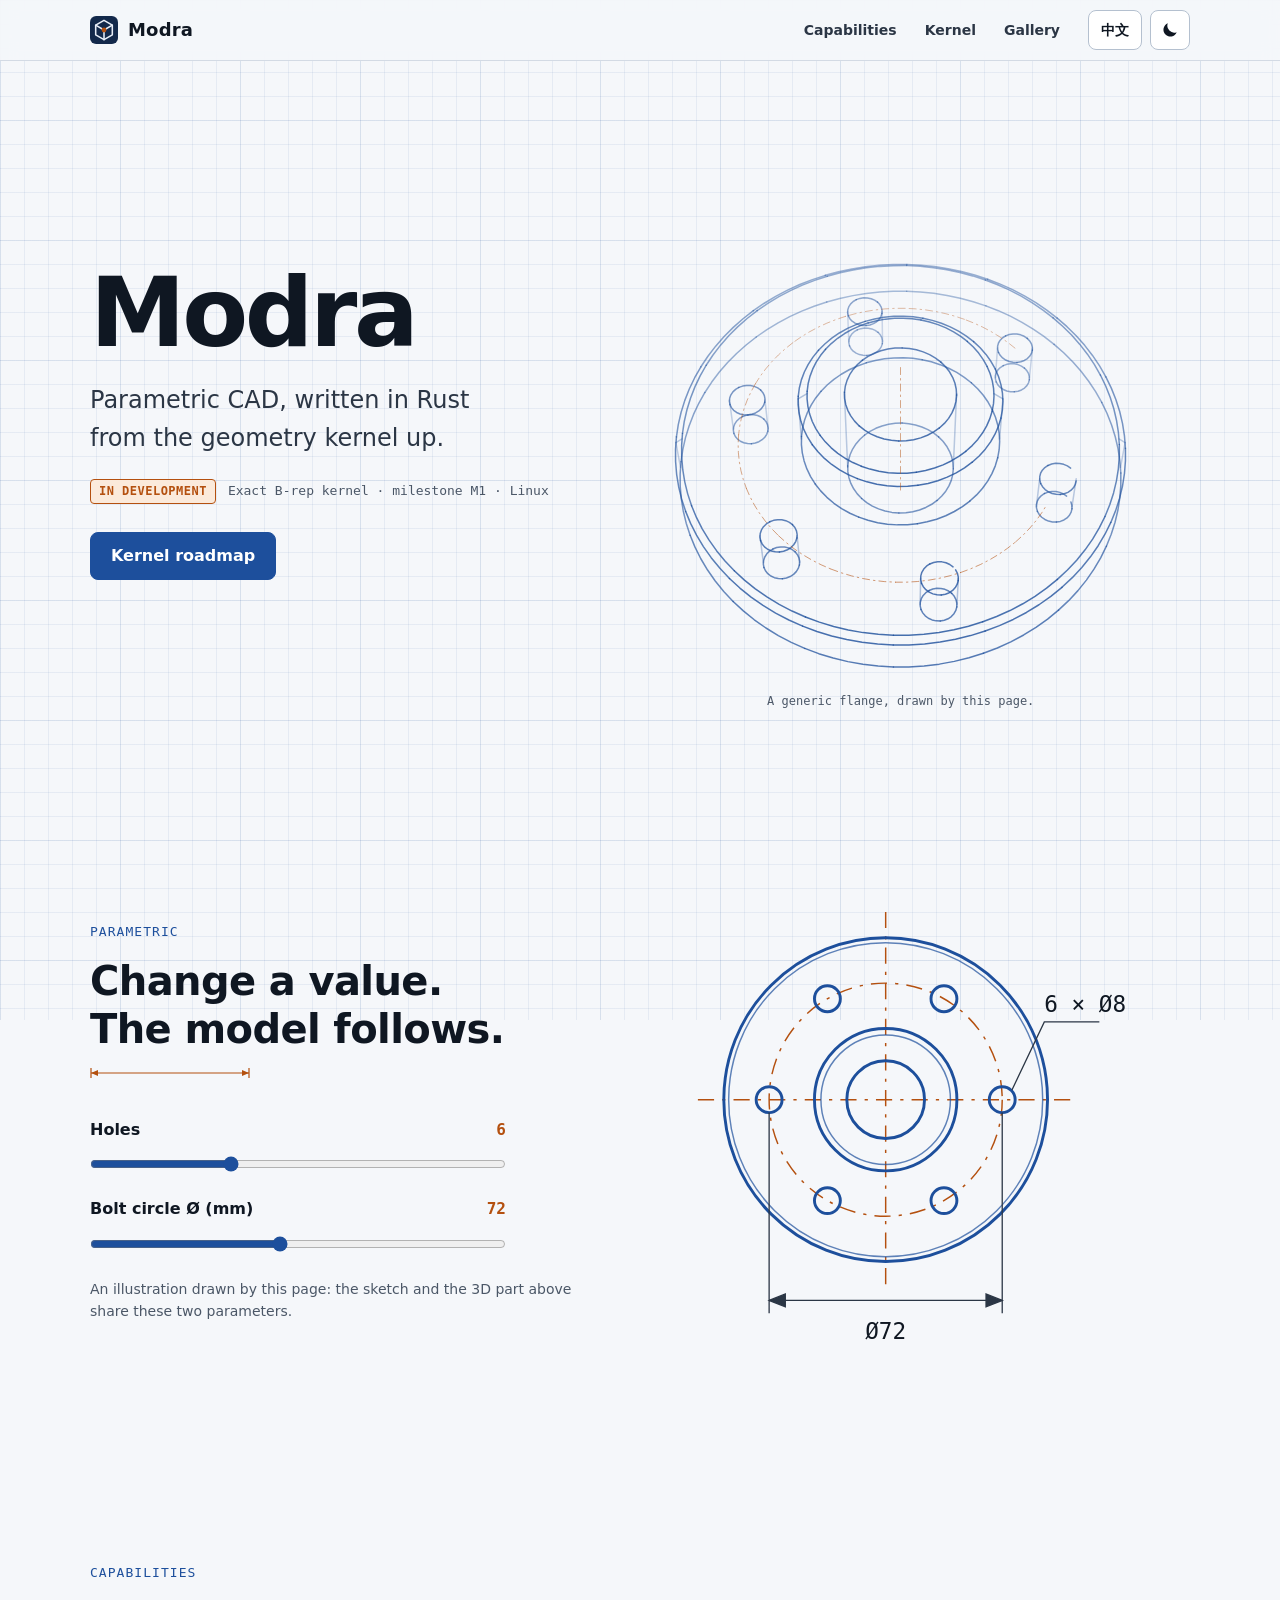
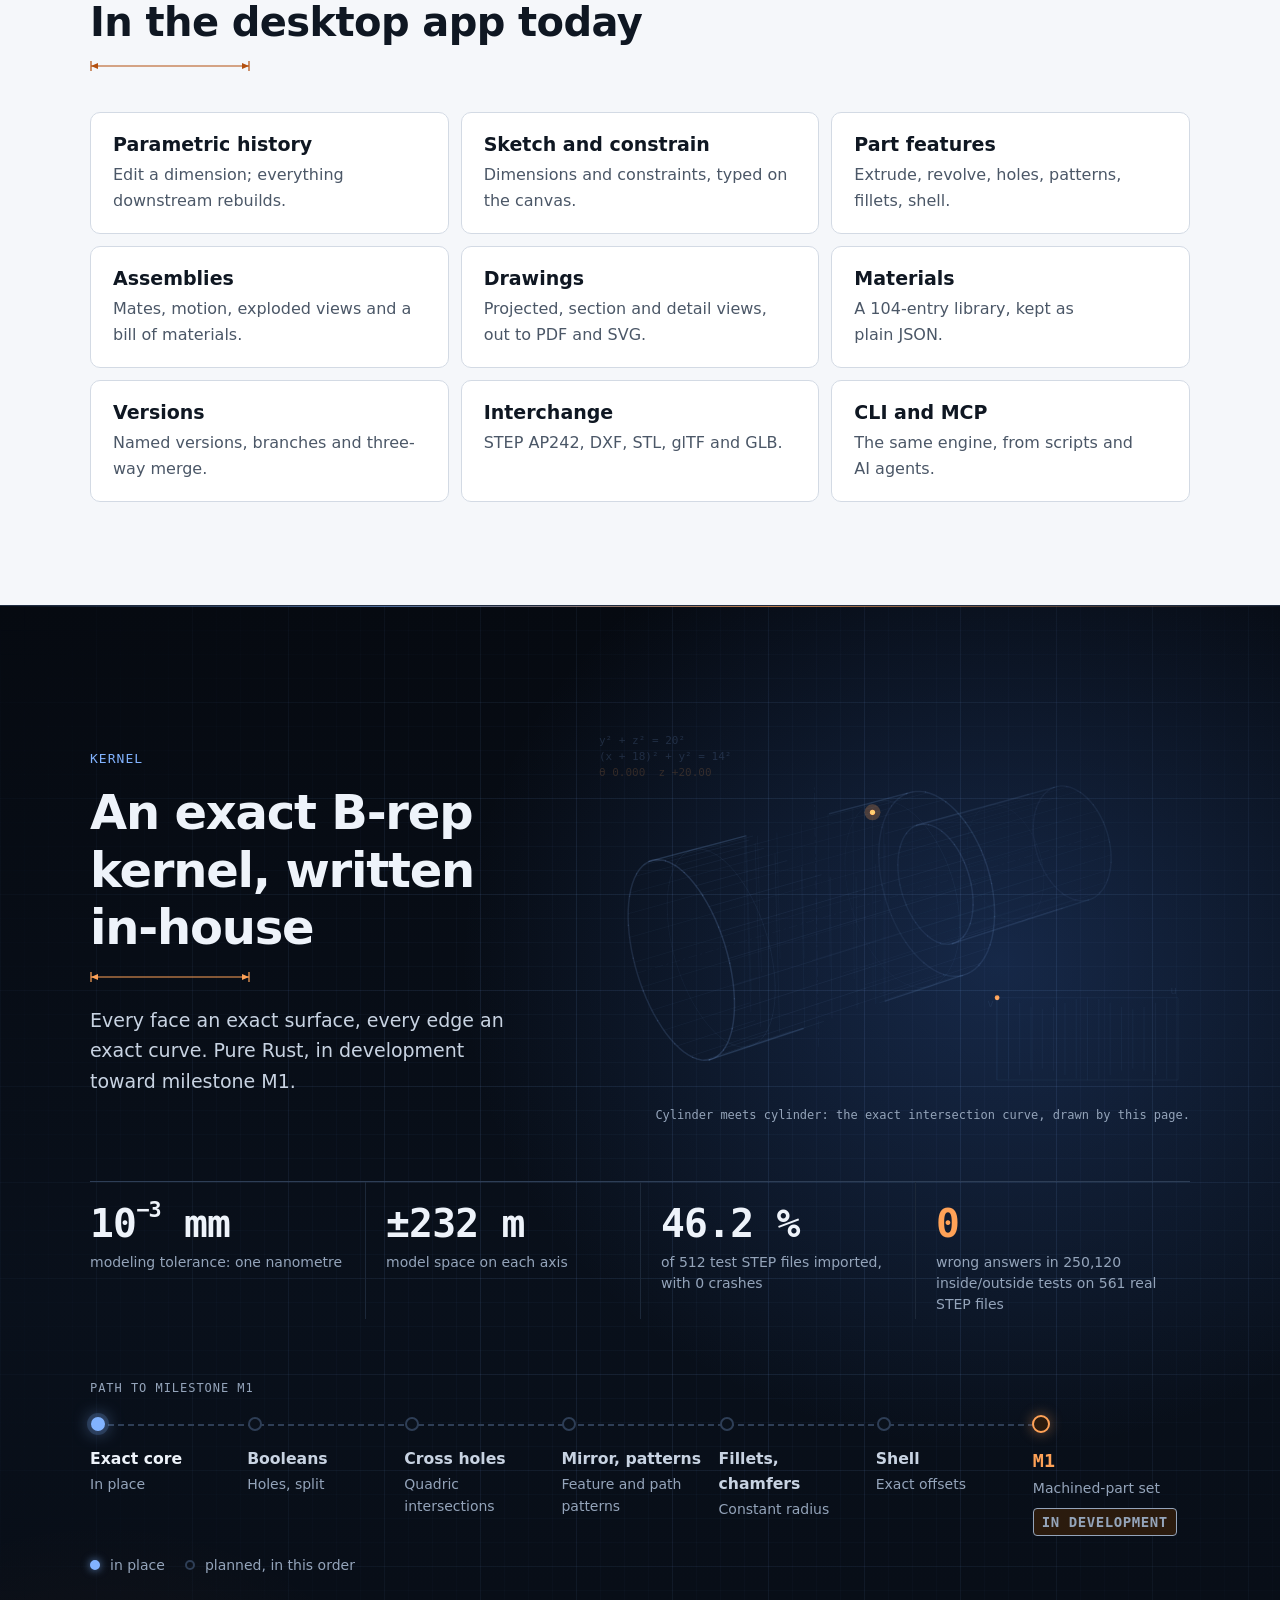
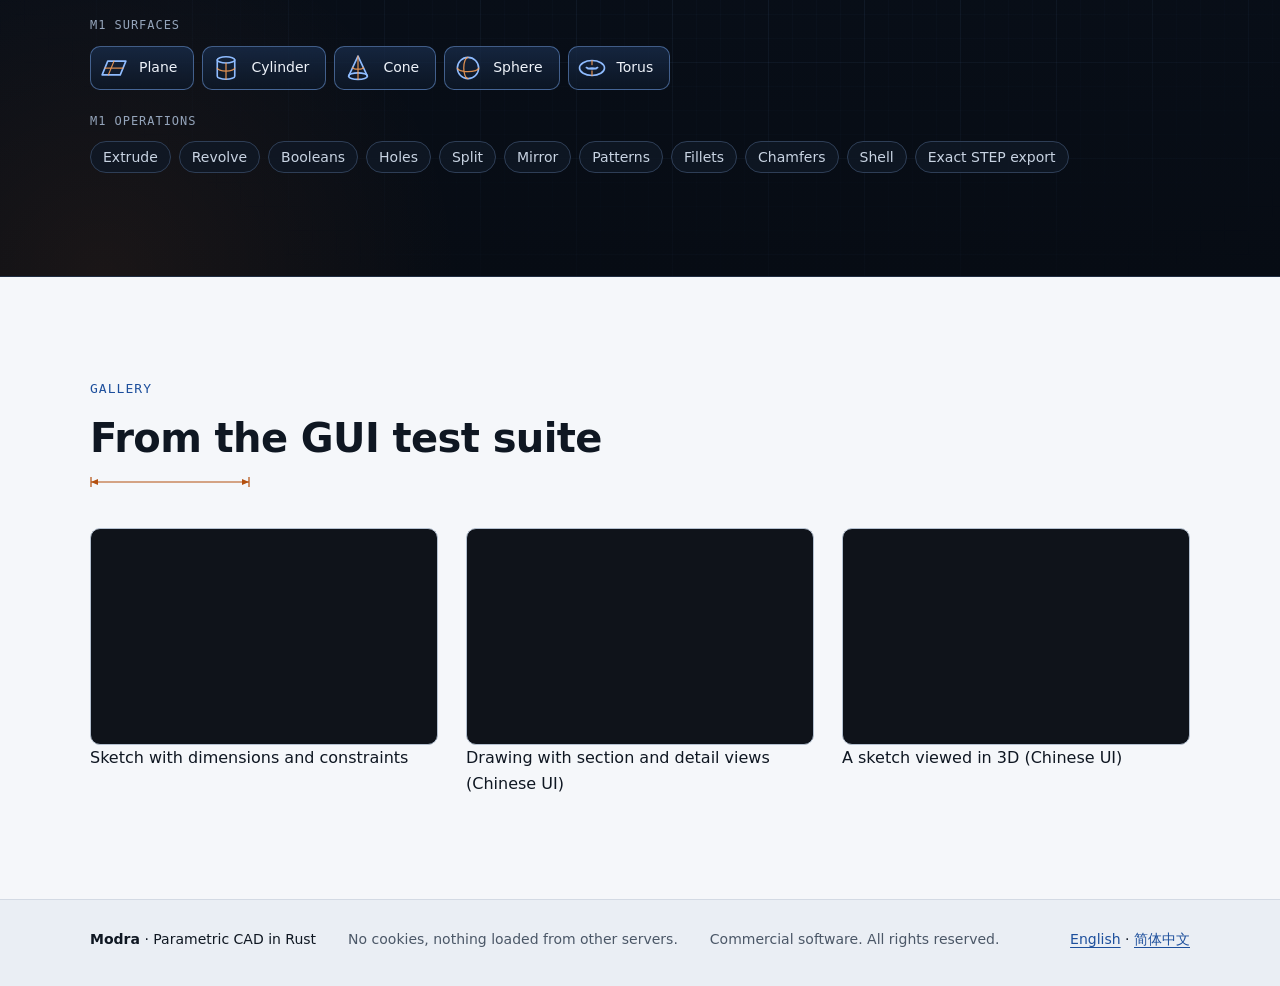
<file: index.html>
<!doctype html>
<html lang="en">
<head>
<meta charset="utf-8">
<meta name="viewport" content="width=device-width, initial-scale=1">
<title data-i18n="meta.title">Modra · Parametric CAD in Rust</title>
<meta name="description" data-i18n-content="meta.description" content="Modra is a parametric CAD modeler written in Rust, on an in-house geometry kernel. Exact B-rep kernel in development toward milestone M1.">
<meta name="color-scheme" content="light dark">
<meta name="theme-color" content="#f5f7fa" media="(prefers-color-scheme: light)">
<meta name="theme-color" content="#0d1117" media="(prefers-color-scheme: dark)">
<meta property="og:type" content="website">
<meta property="og:site_name" content="Modra">
<meta property="og:title" data-i18n-content="meta.title" content="Modra · Parametric CAD in Rust">
<meta property="og:description" data-i18n-content="meta.description" content="Modra is a parametric CAD modeler written in Rust, on an in-house geometry kernel. Exact B-rep kernel in development toward milestone M1.">
<meta property="og:image" content="assets/img/og.jpg">
<meta property="og:image:width" content="1200">
<meta property="og:image:height" content="630">
<meta property="og:image:alt" data-i18n-content="meta.ogAlt" content="Modra sketch editor with dimensions and constraints">
<meta property="og:locale" content="en_US">
<meta property="og:locale:alternate" content="zh_CN">
<meta name="twitter:card" content="summary_large_image">
<link rel="icon" href="assets/img/favicon.svg" type="image/svg+xml">
<link rel="stylesheet" href="assets/css/site.css">
<script>
/* Before first paint: stored theme, motion flag, and a short hide while a translation loads. */
(function () {
  var d = document.documentElement, s = null, l = null;
  try { s = localStorage.getItem("modra-theme"); } catch (e) {}
  if (s === "light" || s === "dark") d.setAttribute("data-theme", s);
  d.classList.add("js");
  if (!(window.matchMedia && matchMedia("(prefers-reduced-motion: reduce)").matches)) {
    d.classList.add("motion");
    /* Safety: if the site script never runs, drop the reveal styling so nothing stays hidden. */
    setTimeout(function () { if (!window.ModraReveal) d.classList.remove("motion"); }, 3000);
  }
  try { l = new URLSearchParams(location.search).get("lang"); } catch (e) {}
  if (!l) { try { l = localStorage.getItem("modra-lang"); } catch (e) {} }
  if (!l) l = navigator.language || "";
  if (/^zh/i.test(l)) {
    d.classList.add("i18n-pending");
    setTimeout(function () { d.classList.remove("i18n-pending"); }, 1500);
  }
})();
</script>
<script src="site.config.js" defer></script>
<script src="assets/js/site.js" defer></script>
<script src="assets/js/part.js" defer></script>
<script src="assets/js/kernel.js" defer></script>
</head>
<body>
<a class="skip-link" href="#main" data-i18n="nav.skip">Skip to content</a>
<div class="grid-bg" aria-hidden="true"></div>

<header class="site-header">
  <div class="wrap header-row">
    <a class="brand" href="#top" aria-label="Modra">
      <svg class="brand-mark" viewBox="0 0 64 64" aria-hidden="true" focusable="false"><rect width="64" height="64" rx="14" fill="var(--mark-bg)"/><g fill="none" stroke="var(--mark-ink)" stroke-width="3.5" stroke-linejoin="round" stroke-linecap="round"><path d="M32 10 51 21v22L32 54 13 43V21z"/><path d="M13 21l19 11 19-11M32 32v22"/></g><circle cx="32" cy="32" r="5.5" fill="var(--signal)"/></svg>
      <span class="brand-name">Modra</span>
    </a>
    <nav class="site-nav" aria-label="Main" data-i18n-aria-label="nav.label">
      <ul>
        <li><a href="#capabilities" data-i18n="nav.capabilities">Capabilities</a></li>
        <li><a href="#kernel" data-i18n="nav.kernel">Kernel</a></li>
        <li><a href="#gallery" data-i18n="nav.gallery">Gallery</a></li>
      </ul>
    </nav>
    <div class="header-tools">
      <button type="button" class="tool-btn" id="lang-toggle" hidden lang="zh-CN">中文</button>
      <button type="button" class="tool-btn icon-btn" id="theme-toggle" hidden aria-label="Switch to dark theme">
        <svg class="i-sun" viewBox="0 0 24 24" aria-hidden="true" focusable="false"><circle cx="12" cy="12" r="4.2"/><path d="M12 2.5v2.2M12 19.3v2.2M2.5 12h2.2M19.3 12h2.2M5.3 5.3l1.6 1.6M17.1 17.1l1.6 1.6M5.3 18.7l1.6-1.6M17.1 6.9l1.6-1.6"/></svg>
        <svg class="i-moon" viewBox="0 0 24 24" aria-hidden="true" focusable="false"><path d="M20 14.6A8.2 8.2 0 0 1 9.4 4a8.2 8.2 0 1 0 10.6 10.6z"/></svg>
      </button>
    </div>
  </div>
</header>

<main id="main" tabindex="-1">

  <section class="hero" id="top" aria-labelledby="hero-title">
    <div class="wrap hero-grid">
      <div class="hero-text">
        <h1 id="hero-title">Modra</h1>
        <p class="lede" data-i18n="hero.lede">Parametric CAD, written in Rust from the geometry kernel up.</p>
        <p class="status-line"><span class="badge badge-signal" data-i18n="status.inDevelopment">In development</span> <span data-i18n="hero.status">Exact B-rep kernel · milestone M1 · Linux</span></p>
        <p class="cta-row"><a class="btn btn-primary" href="#kernel" data-i18n="hero.cta">Kernel roadmap</a></p>
      </div>
      <figure class="part-box">
        <img class="part-fallback" src="assets/img/part.svg" width="600" height="600" alt="Wireframe of a flange: a disc with six bolt holes, a raised hub with a chamfered top and a through bore." data-i18n-alt="hero.partAlt">
        <canvas id="part-canvas" role="img" aria-label="Rotating wireframe of a flange: a disc with a bolt circle of holes, a raised hub with a chamfered top and a through bore." data-i18n-aria-label="hero.partLabel"></canvas>
        <figcaption class="part-note" data-i18n="hero.partNote">A generic flange, drawn by this page.</figcaption>
      </figure>
    </div>
  </section>

  <section class="section demo" id="parametric" aria-labelledby="demo-title">
    <div class="wrap demo-grid">
      <div class="reveal">
        <p class="eyebrow" data-i18n="demo.eyebrow">Parametric</p>
        <h2 id="demo-title" data-i18n="demo.title">Change a value. The model follows.</h2>
        <svg class="dim-accent" viewBox="0 0 160 12" aria-hidden="true" focusable="false"><path d="M1 1v10M159 1v10M1 6h158"/><path class="ah" d="M1 6l7-3v6zM159 6l-7-3v6z"/></svg>
        <div class="demo-controls" hidden>
          <label for="in-holes"><span data-i18n="demo.holes">Holes</span> <output id="out-holes" for="in-holes">6</output></label>
          <input type="range" id="in-holes" min="3" max="12" step="1" value="6">
          <label for="in-bcd"><span data-i18n="demo.bcd">Bolt circle Ø (mm)</span> <output id="out-bcd" for="in-bcd">72</output></label>
          <input type="range" id="in-bcd" min="62" max="84" step="2" value="72">
        </div>
        <p class="muted small" data-i18n="demo.note">An illustration drawn by this page: the sketch and the 3D part above share these two parameters.</p>
      </div>
      <figure class="sketch reveal">
        <svg viewBox="-66 -66 160 146" role="img" aria-label="Top-view sketch of the flange with a bolt circle dimension and a hole callout." data-i18n-aria-label="demo.sketchLabel">
          <g class="sk-construct">
            <path d="M-58 0H58M0 -58V58"/>
            <circle id="sk-bcd" r="36"/>
          </g>
          <g class="sk-edges">
            <circle r="50"/>
            <circle r="48.5" class="thin"/>
            <circle r="22"/>
            <circle r="20" class="thin"/>
            <circle r="12"/>
            <g id="sk-holes"><circle cx="36" cy="0" r="4"/><circle cx="18" cy="-31.18" r="4"/><circle cx="-18" cy="-31.18" r="4"/><circle cx="-36" cy="0" r="4"/><circle cx="-18" cy="31.18" r="4"/><circle cx="18" cy="31.18" r="4"/></g>
          </g>
          <g class="sk-dims">
            <path id="sk-bcd-dim" d="M-36 4V66M36 4V66M-36 62H36M-36 62l5 -2v4zM36 62l-5 -2v4z"/>
            <text id="sk-bcd-text" x="0" y="74" text-anchor="middle">Ø72</text>
            <path id="sk-leader" d="M39 -3L49 -24H66"/>
            <text id="sk-callout-text" x="49" y="-27">6 × Ø8</text>
          </g>
        </svg>
      </figure>
    </div>
  </section>

  <section class="section" id="capabilities" aria-labelledby="cap-title">
    <div class="wrap">
      <div class="reveal">
        <p class="eyebrow" data-i18n="cap.eyebrow">Capabilities</p>
        <h2 id="cap-title" data-i18n="cap.title">In the desktop app today</h2>
        <svg class="dim-accent" viewBox="0 0 160 12" aria-hidden="true" focusable="false"><path d="M1 1v10M159 1v10M1 6h158"/><path class="ah" d="M1 6l7-3v6zM159 6l-7-3v6z"/></svg>
      </div>
      <ul class="cards">
        <li class="card reveal"><h3 data-i18n="cap.history.title">Parametric history</h3><p data-i18n="cap.history.text">Edit a dimension; everything downstream rebuilds.</p></li>
        <li class="card reveal"><h3 data-i18n="cap.sketch.title">Sketch and constrain</h3><p data-i18n="cap.sketch.text">Dimensions and constraints, typed on the canvas.</p></li>
        <li class="card reveal"><h3 data-i18n="cap.part.title">Part features</h3><p data-i18n="cap.part.text">Extrude, revolve, holes, patterns, fillets, shell.</p></li>
        <li class="card reveal"><h3 data-i18n="cap.assembly.title">Assemblies</h3><p data-i18n="cap.assembly.text">Mates, motion, exploded views and a bill of materials.</p></li>
        <li class="card reveal"><h3 data-i18n="cap.drawing.title">Drawings</h3><p data-i18n="cap.drawing.text">Projected, section and detail views, out to PDF and SVG.</p></li>
        <li class="card reveal"><h3 data-i18n="cap.material.title">Materials</h3><p data-i18n="cap.material.text">A 104-entry library, kept as plain JSON.</p></li>
        <li class="card reveal"><h3 data-i18n="cap.versions.title">Versions</h3><p data-i18n="cap.versions.text">Named versions, branches and three-way merge.</p></li>
        <li class="card reveal"><h3 data-i18n="cap.exchange.title">Interchange</h3><p data-i18n="cap.exchange.text">STEP AP242, DXF, STL, glTF and GLB.</p></li>
        <li class="card reveal"><h3 data-i18n="cap.cli.title">CLI and MCP</h3><p data-i18n="cap.cli.text">The same engine, from scripts and AI agents.</p></li>
      </ul>
    </div>
  </section>

  <section class="kernel-band" id="kernel" aria-labelledby="kernel-title">
    <div class="wrap">
      <div class="kernel-grid">
        <div class="kernel-head reveal">
          <p class="eyebrow" data-i18n="kernel.eyebrow">Kernel</p>
          <h2 id="kernel-title" data-i18n="kernel.title">An exact B‑rep kernel, written in-house</h2>
          <svg class="dim-accent" viewBox="0 0 160 12" aria-hidden="true" focusable="false"><path d="M1 1v10M159 1v10M1 6h158"/><path class="ah" d="M1 6l7-3v6zM159 6l-7-3v6z"/></svg>
          <p class="kernel-lede" data-i18n="kernel.lede">Every face an exact surface, every edge an exact curve. Pure Rust, in development toward milestone M1.</p>
        </div>
        <figure class="kv reveal">
          <div class="kv-stage">
            <img class="kv-fallback" src="assets/img/kernel.svg" width="800" height="500" alt="Wireframe of a stepped shaft with a cross hole; the two closed curves where the hole meets the shaft are drawn in orange." data-i18n-alt="kernel.vizAlt">
            <canvas id="kernel-canvas" role="img" aria-label="A stepped shaft with a cross hole. A pen traces the exact intersection of the two cylinders; an inset shows the same curves on the unrolled hole." data-i18n-aria-label="kernel.vizLabel"></canvas>
          </div>
          <figcaption class="kv-note" data-i18n="kernel.vizNote">Cylinder meets cylinder: the exact intersection curve, drawn by this page.</figcaption>
        </figure>
      </div>
      <ul class="stats reveal">
        <li><strong class="stat-n">10<sup>&minus;<span data-count="6" data-from="1">6</span></sup> mm</strong><span data-i18n="kernel.stat1">modeling tolerance: one nanometre</span></li>
        <li><strong class="stat-n">&plusmn;<span data-count="500">500</span> m</strong><span data-i18n="kernel.stat2">model space on each axis</span></li>
        <li><strong class="stat-n"><span data-count="99.6">99.6</span> %</strong><span data-i18n="kernel.stat3">of 512 test STEP files imported, with 0 crashes</span></li>
        <li><strong class="stat-n">0</strong><span data-i18n="kernel.stat4">wrong answers in 250,120 inside/outside tests on 561 real STEP files</span></li>
      </ul>
      <p class="kicker" id="track-title" data-i18n="kernel.pathLabel">Path to milestone M1</p>
      <ol class="milestones reveal" aria-labelledby="track-title">
        <li class="ms done"><strong data-i18n="kernel.ms0">Exact core</strong><span data-i18n="kernel.ms0sub">In place</span></li>
        <li class="ms"><strong data-i18n="kernel.ms1">Booleans</strong><span data-i18n="kernel.ms1sub">Holes, split</span></li>
        <li class="ms"><strong data-i18n="kernel.ms2">Cross holes</strong><span data-i18n="kernel.ms2sub">Quadric intersections</span></li>
        <li class="ms"><strong data-i18n="kernel.ms3">Mirror, patterns</strong><span data-i18n="kernel.ms3sub">Feature and path patterns</span></li>
        <li class="ms"><strong data-i18n="kernel.ms4">Fillets, chamfers</strong><span data-i18n="kernel.ms4sub">Constant radius</span></li>
        <li class="ms"><strong data-i18n="kernel.ms5">Shell</strong><span data-i18n="kernel.ms5sub">Exact offsets</span></li>
        <li class="ms goal"><strong>M1</strong><span data-i18n="kernel.goalSub">Machined-part set</span><span class="badge badge-signal" data-i18n="status.inDevelopment">In development</span></li>
      </ol>
      <p class="legend reveal"><span class="dot dot-done"></span><span data-i18n="kernel.legendDone">in place</span> <span class="dot"></span><span data-i18n="kernel.legendPlanned">planned, in this order</span></p>
      <div class="scope reveal">
        <p class="kicker" id="surf-title" data-i18n="kernel.surfacesLabel">M1 surfaces</p>
        <ul class="chips chips-surf" aria-labelledby="surf-title">
          <li><svg viewBox="0 0 24 24" aria-hidden="true" focusable="false"><path d="M2.5 17.5 7 6.5h14.5L17 17.5z"/><path class="iso" d="M12 6.5 7.5 17.5M4.8 12h14.4"/></svg><span data-i18n="kernel.s1">Plane</span></li>
          <li><svg viewBox="0 0 24 24" aria-hidden="true" focusable="false"><ellipse cx="12" cy="5.5" rx="7" ry="2.5"/><path d="M5 5.5v13a7 2.5 0 0 0 14 0v-13"/><path class="iso" d="M12 8v13M5 12a7 2.5 0 0 0 14 0"/></svg><span data-i18n="kernel.s2">Cylinder</span></li>
          <li><svg viewBox="0 0 24 24" aria-hidden="true" focusable="false"><path d="M12 2.5 4.5 18.5M12 2.5l7.5 16"/><ellipse cx="12" cy="18.5" rx="7.5" ry="2.6"/><path class="iso" d="M12 2.5v18.6M7.7 11.5a4.3 1.5 0 0 0 8.6 0"/></svg><span data-i18n="kernel.s3">Cone</span></li>
          <li><svg viewBox="0 0 24 24" aria-hidden="true" focusable="false"><circle cx="12" cy="12" r="8.5"/><path class="iso" d="M3.5 12a8.5 3 0 0 0 17 0M12 3.5a3.4 8.5 0 0 0 0 17"/></svg><span data-i18n="kernel.s4">Sphere</span></li>
          <li><svg viewBox="0 0 24 24" aria-hidden="true" focusable="false"><ellipse cx="12" cy="12" rx="10" ry="6"/><path d="M7.5 11.6a5 2 0 0 0 9 0M8.8 12.6a4 1.6 0 0 1 6.4 0"/><path class="iso" d="M12 6v3.3M12 14.3V18"/></svg><span data-i18n="kernel.s5">Torus</span></li>
        </ul>
        <p class="kicker" id="ops-title" data-i18n="kernel.opsLabel">M1 operations</p>
        <ul class="chips" aria-labelledby="ops-title"><li data-i18n="kernel.o1">Extrude</li><li data-i18n="kernel.o2">Revolve</li><li data-i18n="kernel.o3">Booleans</li><li data-i18n="kernel.o4">Holes</li><li data-i18n="kernel.o5">Split</li><li data-i18n="kernel.o6">Mirror</li><li data-i18n="kernel.o7">Patterns</li><li data-i18n="kernel.o8">Fillets</li><li data-i18n="kernel.o9">Chamfers</li><li data-i18n="kernel.o10">Shell</li><li data-i18n="kernel.o11">Exact STEP export</li></ul>
      </div>
    </div>
  </section>

  <section class="section" id="gallery" aria-labelledby="gallery-title">
    <div class="wrap">
      <div class="reveal">
        <p class="eyebrow" data-i18n="gallery.eyebrow">Gallery</p>
        <h2 id="gallery-title" data-i18n="gallery.title">From the GUI test suite</h2>
        <svg class="dim-accent" viewBox="0 0 160 12" aria-hidden="true" focusable="false"><path d="M1 1v10M159 1v10M1 6h158"/><path class="ah" d="M1 6l7-3v6zM159 6l-7-3v6z"/></svg>
      </div>
      <ul class="gallery">
        <li class="reveal"><figure><a class="shot" href="assets/img/shots/sketch-edit-1440.webp"><img src="assets/img/shots/sketch-edit-720.webp" width="720" height="450" loading="lazy" decoding="async" alt="Sketch editor: a rectangle and a circle with 40, 24 and 6 millimetre dimensions, and a list of horizontal, vertical and fixed-point constraints." data-i18n-alt="gallery.sketch.alt"></a><figcaption data-i18n="gallery.sketch.caption">Sketch with dimensions and constraints</figcaption></figure></li>
        <li class="reveal"><figure><a class="shot" href="assets/img/shots/drawing-annotated-1440.webp"><img src="assets/img/shots/drawing-annotated-720.webp" width="720" height="450" loading="lazy" decoding="async" alt="Drawing sheet of an L-shaped bracket: projected and isometric views, section A-A, detail B at 2:1, dimensions, notes and a title block." data-i18n-alt="gallery.drawing.alt"></a><figcaption data-i18n="gallery.drawing.caption">Drawing with section and detail views (Chinese UI)</figcaption></figure></li>
        <li class="reveal"><figure><a class="shot" href="assets/img/shots/sketch-3d-1440.webp"><img src="assets/img/shots/sketch-3d-720.webp" width="720" height="450" loading="lazy" decoding="async" alt="A sketch with two circles viewed in 3D, its radius and distance dimensions drawn on the sketch plane." data-i18n-alt="gallery.sketch3d.alt"></a><figcaption data-i18n="gallery.sketch3d.caption">A sketch viewed in 3D (Chinese UI)</figcaption></figure></li>
      </ul>
    </div>
  </section>

  <section class="section section-follow" id="follow" aria-labelledby="follow-title" data-config-section="updatesUrl" hidden>
    <div class="wrap follow reveal">
      <h2 id="follow-title" data-i18n="follow.title">Follow updates</h2>
      <a class="btn btn-primary" data-config-href="updatesUrl" href="#follow" data-i18n="follow.link">Follow Modra</a>
    </div>
  </section>

</main>

<footer class="site-footer">
  <div class="wrap footer-row">
    <p><strong>Modra</strong> · <span data-i18n="footer.tagline">Parametric CAD in Rust</span></p>
    <p class="muted" data-i18n="footer.privacy">No cookies, nothing loaded from other servers.</p>
    <p class="muted" data-i18n="footer.rights">Commercial software. All rights reserved.</p>
    <p class="muted" data-config-text="copyright" hidden></p>
    <p class="lang-links"><a href="?lang=en" hreflang="en" lang="en">English</a> · <a href="?lang=zh-CN" hreflang="zh-CN" lang="zh-CN">简体中文</a></p>
  </div>
</footer>

<dialog class="lightbox" id="lightbox" aria-label="Screenshot viewer" data-i18n-aria-label="lightbox.label">
  <div class="lb-inner">
    <img class="lb-img" alt="" width="1440" height="900">
    <p class="lb-caption"></p>
    <div class="lb-controls">
      <button type="button" class="tool-btn" data-lb="prev" data-i18n="lightbox.prev">Previous</button>
      <span class="lb-count" aria-live="polite"></span>
      <button type="button" class="tool-btn" data-lb="next" data-i18n="lightbox.next">Next</button>
      <button type="button" class="tool-btn" data-lb="close" data-i18n="lightbox.close">Close</button>
    </div>
  </div>
</dialog>
</body>
</html>
</file>
<file: assets/css/site.css>
/* Modra site. Self-contained: system fonts, no remote resources. */

:root {
  color-scheme: light;
  --bg: #f5f7fa;
  --bg-alt: #eaeef4;
  --surface: #ffffff;
  --ink: #0f1722;
  --ink-2: #2b3645;
  --muted: #4b5767;
  --line: #d3dae4;
  --line-strong: #b4c0cf;
  --accent: #1d4f9c;
  --accent-ink: #ffffff;
  --accent-soft: #e3ecf8;
  --signal: #b4500f;
  --signal-soft: #fbeadb;
  --grid: rgba(29, 79, 156, 0.07);
  --mark-bg: #13294b;
  --mark-ink: #e8eef7;
  --shadow: 0 1px 2px rgba(15, 23, 34, 0.06), 0 8px 28px rgba(15, 23, 34, 0.08);
  --focus: #1d4f9c;
  --part-line: #1d4f9c;

  --font: system-ui, -apple-system, "Segoe UI", Roboto, "Noto Sans", "Helvetica Neue", Arial,
    "PingFang SC", "Hiragino Sans GB", "Microsoft YaHei", "Noto Sans CJK SC", "Source Han Sans SC", sans-serif;
  --mono: ui-monospace, "SF Mono", "Cascadia Mono", "DejaVu Sans Mono", Menlo, Consolas, monospace;

  --step--1: 0.875rem;
  --step-0: 1rem;
  --step-1: 1.1875rem;
  --step-2: clamp(1.4rem, 1.2rem + 0.8vw, 1.75rem);
  --step-3: clamp(1.75rem, 1.4rem + 1.6vw, 2.5rem);
  --step-4: clamp(2.1rem, 1.5rem + 2.8vw, 3.5rem);

  --gutter: clamp(16px, 4vw, 40px);
  --maxw: 1180px;
  --radius: 10px;
}

@media (prefers-color-scheme: dark) {
  :root:not([data-theme="light"]) {
    color-scheme: dark;
    --bg: #0d1117;
    --bg-alt: #121821;
    --surface: #161d27;
    --ink: #e7ecf2;
    --ink-2: #c9d2dd;
    --muted: #9eabbb;
    --line: #263142;
    --line-strong: #364457;
    --accent: #7fb0ff;
    --accent-ink: #0b1220;
    --accent-soft: #17263d;
    --signal: #f39a4a;
    --signal-soft: #2e1f12;
    --grid: rgba(127, 176, 255, 0.06);
    --mark-bg: #1c3a66;
    --mark-ink: #e8eef7;
    --shadow: 0 1px 2px rgba(0, 0, 0, 0.4), 0 10px 30px rgba(0, 0, 0, 0.35);
    --focus: #9cc2ff;
    --part-line: #8dbaff;
  }
}

:root[data-theme="dark"] {
  color-scheme: dark;
  --bg: #0d1117;
  --bg-alt: #121821;
  --surface: #161d27;
  --ink: #e7ecf2;
  --ink-2: #c9d2dd;
  --muted: #9eabbb;
  --line: #263142;
  --line-strong: #364457;
  --accent: #7fb0ff;
  --accent-ink: #0b1220;
  --accent-soft: #17263d;
  --signal: #f39a4a;
  --signal-soft: #2e1f12;
  --grid: rgba(127, 176, 255, 0.06);
  --mark-bg: #1c3a66;
  --mark-ink: #e8eef7;
  --shadow: 0 1px 2px rgba(0, 0, 0, 0.4), 0 10px 30px rgba(0, 0, 0, 0.35);
  --focus: #9cc2ff;
  --part-line: #8dbaff;
}

*, *::before, *::after { box-sizing: border-box; }

html {
  -webkit-text-size-adjust: 100%;
  text-size-adjust: 100%;
  scroll-behavior: smooth;
  scroll-padding-top: 72px;
}

body {
  margin: 0;
  background: var(--bg);
  color: var(--ink);
  font-family: var(--font);
  font-size: var(--step-0);
  line-height: 1.6;
  overflow-x: hidden;
}

/* Hide text for at most 1.5 s while the zh-CN catalog loads (set by the head script). */
.i18n-pending body { opacity: 0; }

img { max-width: 100%; height: auto; display: block; }

a { color: var(--accent); text-underline-offset: 0.18em; }
a:hover { text-decoration-thickness: 2px; }

:focus-visible {
  outline: 3px solid var(--focus);
  outline-offset: 3px;
  border-radius: 4px;
}

h1, h2, h3 { line-height: 1.2; margin: 0; color: var(--ink); text-wrap: balance; }
.lede { text-wrap: balance; }
:lang(zh) h2, :lang(zh) .lede, :lang(zh) .card p, :lang(zh) .kernel-lede, :lang(zh) .stats li > span { word-break: keep-all; }
.card p, .kernel-lede, .stats li > span { text-wrap: pretty; }
h1 { font-size: var(--step-4); letter-spacing: -0.02em; font-weight: 700; max-width: 18em; }
h2 { font-size: var(--step-3); letter-spacing: -0.015em; font-weight: 700; }
h3 { font-size: var(--step-1); font-weight: 650; }
p { margin: 0; }

:lang(zh-CN) h1, :lang(zh-CN) h2 { letter-spacing: 0; }
html:lang(zh-CN) body { line-height: 1.75; }

.wrap {
  width: 100%;
  max-width: var(--maxw);
  margin: 0 auto;
  padding-left: var(--gutter);
  padding-right: var(--gutter);
}

.muted { color: var(--muted); }

.skip-link {
  position: absolute;
  left: 16px;
  top: -100px;
  z-index: 100;
  padding: 10px 16px;
  background: var(--accent);
  color: var(--accent-ink);
  border-radius: 6px;
  font-weight: 600;
  text-decoration: none;
}
.skip-link:focus { top: 12px; }

/* Header */
.site-header {
  position: sticky;
  top: 0;
  z-index: 20;
  background: color-mix(in srgb, var(--bg) 92%, transparent);
  border-bottom: 1px solid var(--line);
  backdrop-filter: saturate(1.4) blur(8px);
  -webkit-backdrop-filter: saturate(1.4) blur(8px);
}
@supports not (background: color-mix(in srgb, red 50%, blue)) {
  .site-header { background: var(--bg); }
}
.header-row {
  display: flex;
  align-items: center;
  gap: 16px;
  min-height: 60px;
}
.brand {
  display: inline-flex;
  align-items: center;
  gap: 10px;
  color: var(--ink);
  text-decoration: none;
  font-weight: 700;
  letter-spacing: 0.01em;
  font-size: 1.125rem;
}
.brand-mark { width: 28px; height: 28px; flex: none; }
.site-nav { margin-left: auto; }
.site-nav ul {
  display: flex;
  gap: 4px;
  list-style: none;
  margin: 0;
  padding: 0;
}
.site-nav a {
  display: block;
  padding: 8px 12px;
  color: var(--ink-2);
  text-decoration: none;
  font-size: var(--step--1);
  font-weight: 550;
  border-radius: 6px;
}
.site-nav a:hover { color: var(--ink); background: var(--bg-alt); }
.header-tools { display: flex; gap: 8px; align-items: center; }

.tool-btn {
  font: inherit;
  font-size: var(--step--1);
  font-weight: 600;
  color: var(--ink);
  background: var(--surface);
  border: 1px solid var(--line-strong);
  border-radius: 8px;
  min-height: 40px;
  min-width: 40px;
  padding: 6px 12px;
  cursor: pointer;
}
.tool-btn:hover { border-color: var(--accent); }
.tool-btn[hidden] { display: none; }
.icon-btn { padding: 0; display: inline-grid; place-items: center; }
.icon-btn svg {
  width: 20px; height: 20px;
  fill: none; stroke: currentColor; stroke-width: 1.8; stroke-linecap: round; stroke-linejoin: round;
}
.icon-btn .i-moon { fill: currentColor; stroke: none; }
.icon-btn .i-sun { display: none; }
:root[data-theme="dark"] .icon-btn .i-sun { display: block; }
:root[data-theme="dark"] .icon-btn .i-moon { display: none; }
@media (prefers-color-scheme: dark) {
  :root:not([data-theme="light"]) .icon-btn .i-sun { display: block; }
  :root:not([data-theme="light"]) .icon-btn .i-moon { display: none; }
}

/* Buttons */
.btn {
  display: inline-flex;
  align-items: center;
  justify-content: center;
  min-height: 44px;
  padding: 10px 20px;
  border-radius: 8px;
  border: 1px solid var(--line-strong);
  background: var(--surface);
  color: var(--ink);
  font-weight: 600;
  text-decoration: none;
}
.btn:hover { border-color: var(--accent); text-decoration: none; }
.btn-primary { background: var(--accent); border-color: var(--accent); color: var(--accent-ink); }
.btn-primary:hover { filter: brightness(1.08); }
.btn[hidden] { display: none; }

.badge {
  display: inline-block;
  font-family: var(--mono);
  font-size: 0.75rem;
  font-weight: 600;
  letter-spacing: 0.04em;
  text-transform: uppercase;
  padding: 2px 8px;
  border-radius: 4px;
  border: 1px solid var(--line-strong);
  color: var(--ink-2);
  background: var(--bg-alt);
  vertical-align: 0.15em;
  white-space: nowrap;
}
.badge-signal { color: var(--signal); border-color: currentColor; background: var(--signal-soft); }
:lang(zh-CN) .badge { text-transform: none; letter-spacing: 0.02em; }

.eyebrow {
  font-family: var(--mono);
  font-size: 0.8125rem;
  letter-spacing: 0.08em;
  text-transform: uppercase;
  color: var(--accent);
  margin-bottom: 14px;
}
:lang(zh-CN) .eyebrow { letter-spacing: 0.04em; }

/* Blueprint grid behind everything; JS shifts it gently on scroll (motion only). */
.grid-bg {
  position: fixed;
  inset: -120px 0;
  z-index: -1;
  pointer-events: none;
  background-image:
    linear-gradient(var(--grid) 1px, transparent 1px),
    linear-gradient(90deg, var(--grid) 1px, transparent 1px),
    linear-gradient(var(--grid) 1px, transparent 1px),
    linear-gradient(90deg, var(--grid) 1px, transparent 1px);
  background-size: 120px 120px, 120px 120px, 24px 24px, 24px 24px;
  transform: translate3d(0, var(--grid-shift, 0px), 0);
  will-change: transform;
}
body { background: var(--bg); position: relative; z-index: 0; }

/* Hero */
.hero { padding: clamp(32px, 6vw, 72px) 0 clamp(40px, 6vw, 72px); }
.hero-grid {
  display: grid;
  grid-template-columns: minmax(0, 0.9fr) minmax(0, 1.1fr);
  gap: clamp(16px, 4vw, 48px);
  align-items: center;
}
.hero h1 {
  font-size: clamp(3rem, 2rem + 5vw, 6rem);
  letter-spacing: -0.035em;
  line-height: 1;
}
.lede { margin-top: 20px; font-size: clamp(1.15rem, 1rem + 0.7vw, 1.5rem); color: var(--ink-2); max-width: 22em; }
.status-line {
  margin-top: 22px;
  display: flex;
  flex-wrap: wrap;
  align-items: center;
  gap: 8px 12px;
  color: var(--muted);
  font-family: var(--mono);
  font-size: 0.8125rem;
}
.cta-row { margin-top: 28px; display: flex; flex-wrap: wrap; gap: 12px; }

.part-box {
  position: relative;
  margin: 0;
  aspect-ratio: 1 / 1;
  width: 100%;
  max-width: 600px;
  justify-self: center;
}
.part-box canvas, .part-fallback {
  position: absolute;
  inset: 0;
  width: 100%;
  height: 100%;
}
.part-box canvas { display: block; }
.part-box.is-live .part-fallback { visibility: hidden; }
.part-note {
  position: absolute;
  left: 0;
  right: 0;
  bottom: 0;
  text-align: center;
  font-family: var(--mono);
  font-size: 0.75rem;
  color: var(--muted);
  margin: 0;
}

/* Sections */
.section { padding: clamp(56px, 8vw, 104px) 0; }

.dim-accent { display: block; width: 160px; height: 12px; margin-top: 14px; color: var(--signal); }
.dim-accent path { fill: none; stroke: currentColor; stroke-width: 1.2; }
.dim-accent .ah { fill: currentColor; stroke: none; }

.small { font-size: var(--step--1); }

/* Parametric demo */
.demo-grid {
  display: grid;
  grid-template-columns: minmax(0, 1fr) minmax(0, 1fr);
  gap: clamp(24px, 5vw, 64px);
  align-items: center;
}
.demo-controls {
  margin: 28px 0 18px;
  display: grid;
  gap: 6px;
  max-width: 26rem;
}
.demo-controls[hidden] { display: none; }
.demo-controls label {
  display: flex;
  justify-content: space-between;
  font-weight: 600;
  margin-top: 10px;
}
.demo-controls output { font-family: var(--mono); color: var(--signal); }
input[type="range"] {
  width: 100%;
  accent-color: var(--accent);
  height: 32px;
  margin: 0;
  cursor: pointer;
}
.sketch { margin: 0; }
.sketch svg { width: 100%; height: auto; display: block; overflow: visible; }
.sk-edges circle, .sk-edges path { fill: none; stroke: var(--part-line); stroke-width: 0.9; }
.sk-edges .thin { stroke-width: 0.45; opacity: 0.7; }
.sk-construct path, .sk-construct circle { fill: none; stroke: var(--signal); stroke-width: 0.45; stroke-dasharray: 5 2.5 1 2.5; }
.sk-dims path { fill: var(--ink-2); stroke: var(--ink-2); stroke-width: 0.4; }
.sk-dims path#sk-leader { fill: none; }
.sk-dims text { fill: var(--ink); font-family: var(--mono); font-size: 7px; }

/* Capabilities */
.cards {
  list-style: none;
  margin: clamp(28px, 4vw, 40px) 0 0;
  padding: 0;
  display: grid;
  grid-template-columns: repeat(3, minmax(0, 1fr));
  gap: 12px;
}
.card {
  background: var(--surface);
  border: 1px solid var(--line);
  border-radius: var(--radius);
  padding: 20px 22px;
  transition: border-color 0.2s ease, transform 0.2s ease;
}
.card:hover { border-color: var(--accent); transform: translateY(-2px); }
.card p { margin-top: 6px; color: var(--muted); }

/* Kernel band: deep ink in both themes, the page's centrepiece */
.kernel-band {
  color-scheme: dark;
  --ink: #eef3fa;
  --ink-2: #c8d3e2;
  --muted: #94a4ba;
  --line: #1c2839;
  --line-strong: #2e3e56;
  --surface: #0f1826;
  --bg-alt: #0b121d;
  --accent: #82b3ff;
  --accent-ink: #0b1220;
  --accent-soft: #13243d;
  --signal: #ffa257;
  --signal-soft: #2b1b0e;
  --focus: #9cc2ff;
  /* The canvas reads these: wireframe, hidden and construction lines, the tracing pen. */
  --kv-line: #8fbcff;
  --kv-dim: #4f6d98;
  --kv-pen: #ffa257;
  position: relative;
  isolation: isolate;
  overflow: hidden;
  padding: clamp(64px, 9vw, 120px) 0 clamp(56px, 8vw, 104px);
  color: var(--ink);
  background:
    radial-gradient(60% 55% at 78% 28%, rgba(64, 118, 214, 0.26), transparent 70%),
    radial-gradient(40% 40% at 8% 100%, rgba(255, 140, 60, 0.08), transparent 70%),
    linear-gradient(180deg, #060a11 0%, #09101b 55%, #070c14 100%);
  border-top: 1px solid #1f2c40;
  border-bottom: 1px solid #1f2c40;
}
.kernel-band::before {
  content: "";
  position: absolute;
  inset: 0;
  z-index: -1;
  pointer-events: none;
  background-image:
    linear-gradient(rgba(130, 179, 255, 0.07) 1px, transparent 1px),
    linear-gradient(90deg, rgba(130, 179, 255, 0.07) 1px, transparent 1px),
    linear-gradient(rgba(130, 179, 255, 0.035) 1px, transparent 1px),
    linear-gradient(90deg, rgba(130, 179, 255, 0.035) 1px, transparent 1px);
  background-size: 96px 96px, 96px 96px, 24px 24px, 24px 24px;
  -webkit-mask-image: radial-gradient(90% 80% at 60% 40%, #000 30%, transparent 85%);
  mask-image: radial-gradient(90% 80% at 60% 40%, #000 30%, transparent 85%);
}
.kernel-band::after {
  content: "";
  position: absolute;
  left: 0;
  right: 0;
  top: 0;
  height: 1px;
  background: linear-gradient(90deg, transparent, rgba(130, 179, 255, 0.55) 30%, rgba(255, 162, 87, 0.7) 60%, transparent);
}
.kernel-band h2 { color: var(--ink); }
.kernel-grid {
  display: grid;
  grid-template-columns: minmax(0, 0.85fr) minmax(0, 1.15fr);
  gap: clamp(24px, 4vw, 56px);
  align-items: center;
}
.kernel-band h2 { font-size: clamp(2rem, 1.4rem + 2.2vw, 3rem); letter-spacing: -0.025em; }
.kernel-lede { margin-top: 22px; font-size: var(--step-1); color: var(--ink-2); max-width: 26em; }

.kv { margin: 0; }
.kv-stage { position: relative; aspect-ratio: 8 / 5; }
.kv-stage canvas, .kv-fallback { position: absolute; inset: 0; width: 100%; height: 100%; }
.kv-stage canvas { display: block; }
.kv-fallback { object-fit: contain; }
.kv-stage.is-live .kv-fallback { visibility: hidden; }
.kv-note { margin-top: 8px; font-family: var(--mono); font-size: 0.75rem; color: var(--muted); text-align: right; }

.stats {
  list-style: none;
  margin: clamp(36px, 5vw, 56px) 0 0;
  padding: 0;
  display: grid;
  grid-template-columns: repeat(4, minmax(0, 1fr));
  border-top: 1px solid var(--line-strong);
}
.stats li { padding: 20px 20px 4px 0; display: flex; flex-direction: column; gap: 6px; }
.stats li + li { padding-left: 20px; border-left: 1px solid var(--line); }
.stat-n {
  font-family: var(--mono);
  font-size: clamp(1.6rem, 1.2rem + 1.6vw, 2.5rem);
  font-weight: 600;
  line-height: 1.1;
  letter-spacing: -0.02em;
  color: var(--ink);
  white-space: nowrap;
  font-variant-numeric: tabular-nums;
}
.stat-n sup { font-size: 0.55em; vertical-align: 0.9em; line-height: 0; }
.stats li:last-child .stat-n { color: var(--signal); }
.stats li > span { color: var(--muted); font-size: var(--step--1); line-height: 1.5; }

.kicker {
  margin-top: clamp(40px, 5vw, 60px);
  font-family: var(--mono);
  font-size: 0.75rem;
  letter-spacing: 0.08em;
  text-transform: uppercase;
  color: var(--muted);
}
:lang(zh-CN) .kicker { letter-spacing: 0.04em; }

/* Milestone track: the "in place" node lit, the others queued, a signal running toward M1 */
.milestones {
  list-style: none;
  margin: 18px 0 0;
  padding: 0;
  display: grid;
  grid-template-columns: repeat(7, minmax(0, 1fr));
  position: relative;
}
.milestones::before, .milestones::after {
  content: "";
  position: absolute;
  left: 8px;
  right: calc(100% / 7 - 8px); /* ends at the M1 node */
  top: 8px;
  height: 2px;
  transform-origin: left center;
}
.milestones::before { background: repeating-linear-gradient(90deg, var(--line-strong) 0 6px, transparent 6px 10px); }
.milestones::after {
  height: 3px;
  top: 7.5px;
  opacity: 0;
  background: linear-gradient(90deg, transparent 0 44%, rgba(130, 179, 255, 0.95) 49.5%, #fff 50%, transparent 50.5% 100%);
  background-size: 200% 100%;
  background-position: 100% 0;
}
.ms { position: relative; padding: 30px 12px 0 0; display: flex; flex-direction: column; gap: 2px; }
.ms::before {
  content: "";
  position: absolute;
  top: 1px;
  left: 1px;
  width: 14px;
  height: 14px;
  border-radius: 50%;
  border: 2px solid var(--line-strong);
  background: #0a111b;
  box-sizing: border-box;
}
.ms strong { font-size: 0.98rem; color: var(--ink-2); }
.ms span { color: var(--muted); font-size: var(--step--1); }
.ms.done strong { color: var(--ink); }
.ms.done::before { border-color: var(--accent); background: var(--accent); box-shadow: 0 0 0 4px rgba(130, 179, 255, 0.18), 0 0 18px rgba(130, 179, 255, 0.8); }
.ms.done::after {
  content: "";
  position: absolute;
  top: 1px;
  left: 1px;
  width: 14px;
  height: 14px;
  border-radius: 50%;
  border: 2px solid var(--accent);
  box-sizing: border-box;
  opacity: 0;
}
.ms.goal::before { border-color: var(--signal); background: var(--signal-soft); width: 18px; height: 18px; top: -1px; left: -1px; box-shadow: 0 0 14px rgba(255, 162, 87, 0.45); }
.ms.goal strong { color: var(--signal); font-family: var(--mono); font-size: 1.15rem; }
.ms .badge { margin-top: 6px; align-self: flex-start; }
.legend { margin-top: 18px; color: var(--muted); font-size: var(--step--1); display: flex; flex-wrap: wrap; gap: 6px 10px; align-items: center; }
.dot { display: inline-block; width: 10px; height: 10px; border-radius: 50%; border: 2px solid var(--line-strong); }
.dot-done { background: var(--accent); border-color: var(--accent); box-shadow: 0 0 8px rgba(130, 179, 255, 0.7); }
.dot + span + .dot { margin-left: 10px; }

.scope { display: grid; }
.scope .kicker { margin-top: clamp(28px, 4vw, 40px); margin-bottom: 10px; }
.scope .kicker + .chips + .kicker { margin-top: 22px; }
.chips { list-style: none; margin: 0; padding: 0; display: flex; flex-wrap: wrap; gap: 8px; }
.chips li {
  font-size: var(--step--1);
  padding: 4px 12px;
  border-radius: 999px;
  border: 1px solid var(--line-strong);
  background: rgba(15, 24, 38, 0.8);
  color: var(--ink-2);
}
.chips-surf li {
  display: inline-flex;
  align-items: center;
  gap: 10px;
  padding: 6px 16px 6px 8px;
  border-radius: 10px;
  border-color: rgba(130, 179, 255, 0.45);
  color: var(--ink);
  background: linear-gradient(180deg, rgba(25, 45, 76, 0.75), rgba(13, 24, 40, 0.75));
}
.chips-surf svg { width: 30px; height: 30px; flex: none; fill: none; stroke: var(--kv-line); stroke-width: 1.3; stroke-linejoin: round; stroke-linecap: round; }
.chips-surf svg .iso { stroke: var(--kv-pen); stroke-width: 1; opacity: 0.85; }

/* Gallery */
.gallery {
  list-style: none;
  margin: clamp(28px, 4vw, 40px) 0 0;
  padding: 0;
  display: grid;
  grid-template-columns: repeat(3, minmax(0, 1fr));
  gap: clamp(16px, 2.5vw, 28px);
  perspective: 1200px;
}
.gallery figure { margin: 0; }
.shot {
  display: block;
  border: 1px solid var(--line-strong);
  border-radius: var(--radius);
  overflow: hidden;
  background: #0f131a;
  aspect-ratio: 1440 / 900;
  transition: transform 0.35s cubic-bezier(.2, .7, .2, 1), box-shadow 0.35s ease, border-color 0.2s ease;
}
.shot img { width: 100%; height: 100%; object-fit: cover; }
.shot:hover, .shot:focus-visible {
  transform: translateY(-6px) rotateX(4deg);
  box-shadow: var(--shadow);
  border-color: var(--accent);
}
.shot:focus-visible { outline-offset: 4px; border-radius: var(--radius); }

/* Follow */
.section-follow { padding-top: 0; }
.follow { display: flex; flex-wrap: wrap; align-items: center; gap: 16px 28px; }
.follow h2 { margin-right: auto; }
.section-follow[hidden] { display: none; }

/* 404 */
.notfound { min-height: calc(100vh - 61px); }

/* Footer */
.site-footer {
  border-top: 1px solid var(--line);
  background: var(--bg-alt);
  padding: 28px 0 36px;
  font-size: var(--step--1);
}
.footer-row { display: flex; flex-wrap: wrap; gap: 8px 32px; align-items: baseline; }
.footer-row p[hidden] { display: none; }
.lang-links { margin-left: auto; }

/* Lightbox */
.lightbox {
  border: 0;
  padding: 0;
  background: transparent;
  max-width: min(1440px, calc(100vw - 32px));
  max-height: calc(100vh - 32px);
  width: 100%;
  color: #e7ecf2;
}
.lightbox::backdrop { background: rgba(5, 8, 12, 0.86); }
.lb-inner { display: flex; flex-direction: column; gap: 10px; align-items: center; }
.lb-img {
  width: auto;
  max-width: 100%;
  max-height: calc(100vh - 150px);
  border-radius: 8px;
  border: 1px solid #364457;
  background: #0f131a;
}
.lb-caption { font-size: var(--step--1); text-align: center; max-width: 60em; color: #c9d2dd; }
.lb-controls { display: flex; flex-wrap: wrap; gap: 8px; align-items: center; justify-content: center; }
.lightbox .tool-btn { background: #161d27; color: #e7ecf2; border-color: #364457; }
.lightbox .tool-btn:focus-visible { outline-color: #9cc2ff; }
.lb-count { font-family: var(--mono); font-size: 0.8125rem; color: #9eabbb; min-width: 4em; text-align: center; }

/* Motion: only when html.motion is set (scripts on, no reduced-motion preference). */
.motion.js .reveal {
  opacity: 0;
  transform: translateY(18px);
  transition: opacity 0.7s ease, transform 0.7s cubic-bezier(.2, .7, .2, 1);
  transition-delay: calc(var(--i, 0) * 70ms);
}
.motion.js .reveal.in { opacity: 1; transform: none; }
.motion.js .dim-accent path:first-child { stroke-dasharray: 200; stroke-dashoffset: 200; transition: stroke-dashoffset 1.1s ease 0.2s; }
.motion.js .dim-accent .ah { opacity: 0; transition: opacity 0.4s ease 1s; }
.motion.js .in .dim-accent path:first-child { stroke-dashoffset: 0; }
.motion.js .in .dim-accent .ah { opacity: 1; }
.motion.js .milestones::before { transform: scaleX(0); transition: transform 1.4s cubic-bezier(.4, 0, .2, 1) 0.2s; }
.motion.js .milestones.in::before { transform: scaleX(1); }
.motion.js .milestones .ms { opacity: 0; transform: translateY(8px); transition: opacity 0.5s ease, transform 0.5s ease; }
.motion.js .milestones.in .ms { opacity: 1; transform: none; }
.motion.js .milestones.in .ms:nth-child(2) { transition-delay: 0.25s; }
.motion.js .milestones.in .ms:nth-child(3) { transition-delay: 0.45s; }
.motion.js .milestones.in .ms:nth-child(4) { transition-delay: 0.65s; }
.motion.js .milestones.in .ms:nth-child(5) { transition-delay: 0.85s; }
.motion.js .milestones.in .ms:nth-child(6) { transition-delay: 1.05s; }
.motion.js .milestones.in .ms:nth-child(7) { transition-delay: 1.25s; }
/* A signal runs along the queued track toward M1; the lit node breathes. */
.motion.js .milestones.in::after { animation: ms-run 4.8s cubic-bezier(.5, 0, .3, 1) 1.8s infinite; }
@keyframes ms-run {
  0% { background-position: 100% 0; opacity: 0; }
  12% { opacity: 1; }
  88% { opacity: 1; }
  100% { background-position: 0 0; opacity: 0; }
}
.motion.js .milestones.in .ms.done::after { animation: ms-ping 2.4s ease-out 0.6s infinite; }
@keyframes ms-ping { 0% { transform: scale(1); opacity: 0.9; } 100% { transform: scale(2.6); opacity: 0; } }
.motion.js .sk-edges > circle { stroke-dasharray: 330; }
@keyframes sk-draw { from { stroke-dashoffset: 330; } to { stroke-dashoffset: 0; } }
.motion.js .sketch.in .sk-edges > circle { animation: sk-draw 1.6s ease both; }

/* Responsive */
@media (max-width: 1020px) {
  .cards, .gallery { grid-template-columns: repeat(2, minmax(0, 1fr)); }
  .kernel-grid { grid-template-columns: minmax(0, 1fr); }
  .kv-stage { aspect-ratio: 16 / 11; }
  .stats { grid-template-columns: repeat(2, minmax(0, 1fr)); }
  .stats li:nth-child(3) { padding-left: 0; border-left: 0; }
  .stats li:nth-child(n+3) { border-top: 1px solid var(--line); margin-top: 12px; }
}
@media (max-width: 860px) {
  .site-nav { display: none; }
  .header-tools { margin-left: auto; }
  .hero-grid, .demo-grid { grid-template-columns: minmax(0, 1fr); }
  .part-box { max-width: 480px; }
  .milestones { grid-template-columns: minmax(0, 1fr); }
  .milestones::before, .milestones::after { display: none; }
  /* Each step draws the track down to the next node; the last (M1) draws none. */
  .ms:not(.goal) { background: repeating-linear-gradient(180deg, var(--line-strong) 0 6px, transparent 6px 10px) no-repeat 7px 8px / 2px 100%; }
  .ms.done { background: linear-gradient(180deg, var(--accent), var(--line-strong)) no-repeat 7px 8px / 2px 100%; }
  .ms { padding: 0 0 18px 30px; }
  .ms.goal { padding-bottom: 0; }
}
@media (max-width: 640px) {
  .cards, .gallery { grid-template-columns: minmax(0, 1fr); }
  .kv-stage { aspect-ratio: 5 / 4; }
  .kv-note { text-align: left; }
  .stats { grid-template-columns: minmax(0, 1fr); }
  .stats li, .stats li + li { padding: 16px 0 12px; border-left: 0; margin-top: 0; }
  .stats li + li { border-top: 1px solid var(--line); }
  .lang-links { margin-left: 0; }
}
@media (max-width: 400px) {
  .tool-btn { padding: 6px 10px; }
}

@media (prefers-reduced-motion: reduce) {
  html { scroll-behavior: auto; }
  *, *::before, *::after {
    transition-duration: 0.01ms !important;
    transition-delay: 0s !important;
    animation-duration: 0.01ms !important;
    animation-iteration-count: 1 !important;
  }
  .shot:hover, .shot:focus-visible, .card:hover { transform: none; }
  .milestones::after, .ms.done::after { animation: none !important; opacity: 0 !important; }
}

@media print {
  .site-header, .lightbox, .skip-link, .grid-bg { display: none; }
  .kernel-band { -webkit-print-color-adjust: exact; print-color-adjust: exact; }
}
</file>
